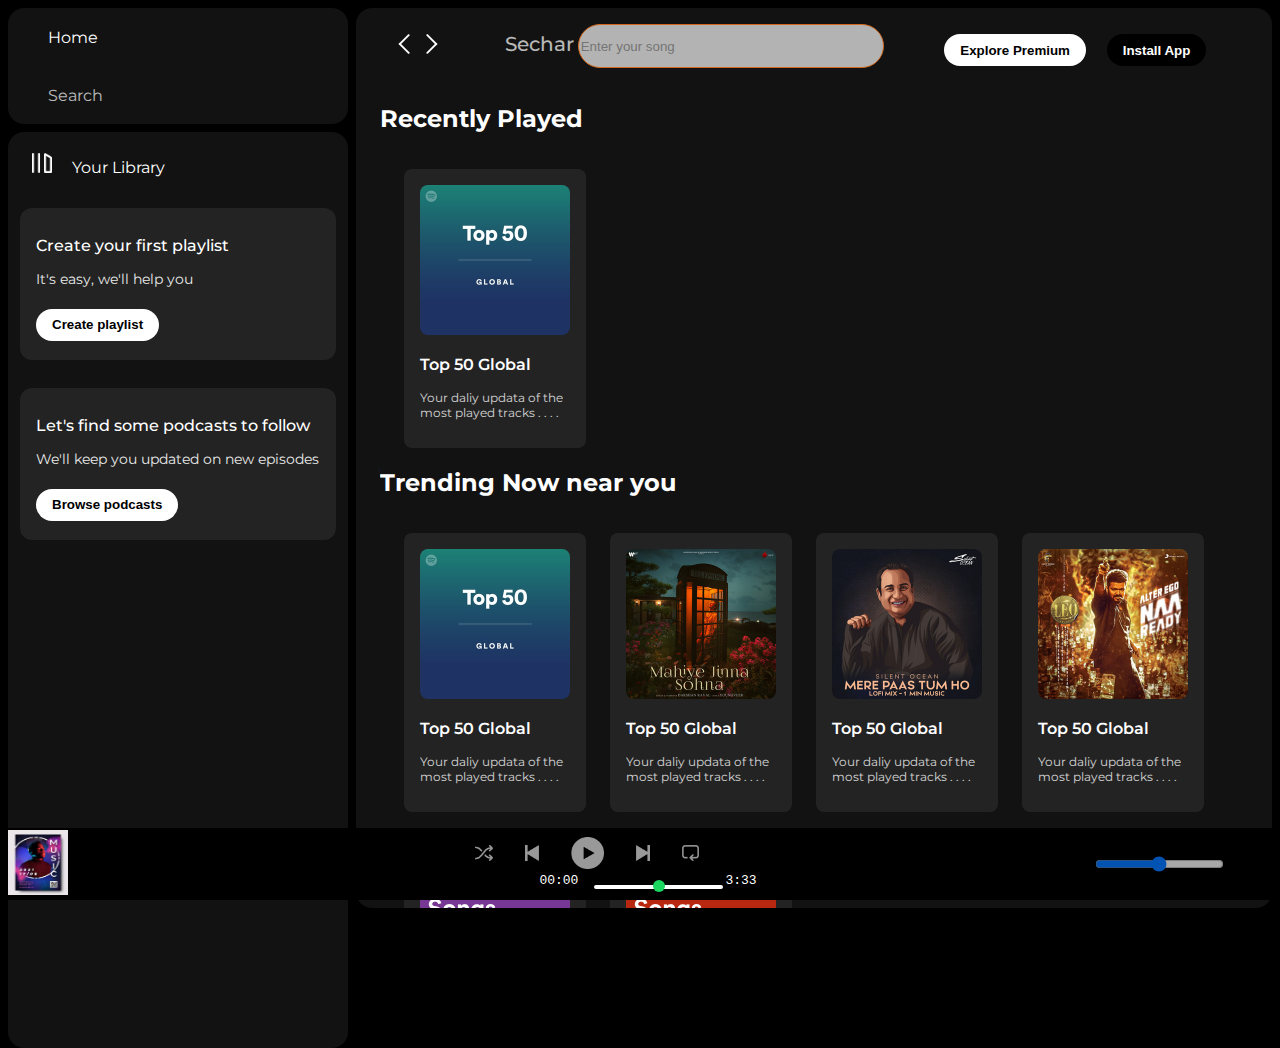
<file: index.html>
<!DOCTYPE html>
<html lang="en">
<head>
    <meta charset="UTF-8">
    <meta name="viewport" content="width=device-width, initial-scale=1.0">
    <link rel="stylesheet" href="https://cdnjs.cloudflare.com/ajax/libs/font-awesome/6.6.0/css/all.min.css" integrity="sha512-Kc323vGBEqzTmouAECnVceyQqyqdsSiqLQISBL29aUW4U/M7pSPA/gEUZQqv1cwx4OnYxTxve5UMg5GT6L4JJg==" crossorigin="anonymous" referrerpolicy="no-referrer" />
    <link rel="icon" href="./itams/logo.png">
    <link rel="stylesheet" href="styel.css">
    <title>spotify.com</title>
    <link rel="preconnect" href="https://fonts.googleapis.com">
    <link rel="preconnect" href="https://fonts.gstatic.com" crossorigin>
    <link href="https://fonts.googleapis.com/css2?family=Montserrat:ital,wght@0,100..900;1,100..900&display=swap" rel="stylesheet">
</head>
<body>
    <div class="main">
        <div class="sidebar">
            <div class="nav">
                <div class="nav-option" style="opacity: 1;">
                    <i class="fa-solid fa-house"></i>
                    <a href="#">Home</a>
                </div>
                <div class="nav-option">
                    <i class="fa-solid fa-magnifying-glass"></i>
                    <a href="#">Search</a>
                </div>
            </div>
            <div class="library">
                <div class="option">
                    <div class="lib-option nav-option" style="opacity: 1;">
                        <img src="itams/library_icon.png" alt="icon">
                        <a href="#">Your Library</a>
                    </div>    
                    <div class="icons">
                        <i class="fa-solid fa-plus"></i>
                        <i class="fa-solid fa-arrow-right"></i>
                    </div>                
                </div>
                <div class="lib-box">
                    <div class="box">
                    <p class="box-p1">Create your first playlist</p>
                    <p class="box-p2">It's easy, we'll help you</p>
                    <button class="bedge">Create playlist</button>

                    </div>
                    <div class="box">
                        <p class="box-p1">Let's find some podcasts to follow</p>
                        <p class="box-p2">We'll keep you updated on new episodes</p>
                        <button class="bedge">Browse podcasts</button>
                    </div>
                </div>
            </div>
        </div>
        <div class="main-content">
            <div class="sticky-nav">
                <div class="sticky-nav-icon">
                <img src="./itams/backward_icon.png" alt="">
                <img src="./itams/forward_icon.png" alt="" class="hide">
                </div>
                <div class="inp">
                    <label for="text">Sechar</label>
                    <input type="text" placeholder="Enter your song" id="text">
                    <i class="fa-solid fa-magnifying-glass"></i>
                </div>
                <div class="sticky-nav-option">
                <button class="bedge nav-bedge hide">Explore Premium</button>
                <button class="bedge nav-bedge dark"><i class="fa-regular fa-circle-down"></i>  Install App</button>
                <i class="fa-regular fa-bell nav-bedge bell"></i>
                </div>
            </div>
            

            <h2>Recently Played</h2>
            <div class="card-container">
                <div class="card">
                <img src="./itams/card1img.jpeg" alt="" class="card-img">
                <p class="card-title">Top 50 Global</p>
                <p class="card-info">Your daliy updata of the most played tracks . . . .</p>
                </div>
            </div>

            <h2>Trending Now near you</h2>
            <div class="card-container">
              <div class="card">
                <img src="./itams/card1img.jpeg" alt="" class="card-img">
                <p class="card-title">Top 50 Global</p>
                <p class="card-info">Your daliy updata of the most played tracks . . . .</p>
              </div>
              <div class="card">
                <img src="./itams/card2img.jpeg" alt="" class="card-img">
                <p class="card-title">Top 50 Global</p>
                <p class="card-info">Your daliy updata of the most played tracks . . . .</p>
              </div>
              <div class="card">
                <img src="./itams/card3img.jpeg" alt="" class="card-img">
                <p class="card-title">Top 50 Global</p>
                <p class="card-info">Your daliy updata of the most played tracks . . . .</p>
              </div>
              <div class="card">
                <img src="./itams/card4img.jpeg" alt="" class="card-img">
                <p class="card-title">Top 50 Global</p>
                <p class="card-info">Your daliy updata of the most played tracks . . . .</p>
              </div>
              <div class="card">
                <img src="./itams/card5img.jpeg" alt="" class="card-img">
                <p class="card-title">Top 50 Global</p>
                <p class="card-info">Your daliy updata of the most played tracks . . . .</p>
              </div>
              <div class="card">
                <img src="./itams/card6img.jpeg" alt="" class="card-img">
                <p class="card-title">Top 50 Global</p>
                <p class="card-info">Your daliy updata of the most played tracks . . . .</p>
              </div>
            </div>

            <h2>Featured Charts</h2>
            <div class="card-container">
                <div class="card">
                <img src="./itams/card1img.jpeg" alt="" class="card-img">
                <p class="card-title">Top 50 Global</p>
                <p class="card-info">Your daliy updata of the most played tracks . . . .</p>
                </div>

                <div class="card">
                    <img src="./itams/card4img.jpeg" alt="" class="card-img">
                    <p class="card-title">Top 50 Global</p>
                    <p class="card-info">Your daliy updata of the most played tracks . . . .</p>
                </div>

                <div class="card">
                        <img src="./itams/card5img.jpeg" alt="" class="card-img">
                        <p class="card-title">Top song india</p>
                        <p class="card-info">Your daliy updata of the most played tracks . . . .</p>
                </div>
            </div>
            <div class="footer">
                <div class="line"></div>
            </div>

            </div>


        <div class="music-player">
            <div class="album">
            <img src="./itams/img.avif" alt="">              
            </div>
            <div class="player">
                <div class="player-controls">
                    <img src="./itams/player_icon1.png" alt="" class="player-control-icon">
                    <img src="./itams/player_icon2.png" alt="" class="player-control-icon">
                    <img src="./itams/player_icon3.png" alt="" class="player-control-icon" style="opacity: 1; height: 2rem;">
                    <img src="./itams/player_icon4.png" alt="" class="player-control-icon">
                    <img src="./itams/player_icon5.png" alt="" class="player-control-icon">
                </div>
                <div class="playback-bar">
                    <samp class="curr-time">00:00</samp>
                    <input type="range" min="0" max="100" class="progress-bar">
                    <samp class="tot-time">3:33</samp>
                </div>
            </div>
            <div class="controls">
                <div class="new-ican">
                    <i class="fa-regular fa-circle-play range"></i>
                    <i class="fa-solid fa-masks-theater range"></i>
                    <i class="fa-solid fa-bars range"></i>
                    <i class="fa-solid fa-user range"></i>
                    <i class="fa-solid fa-volume-high range"></i>
                    <input type="range"max="100" class="range">
                    <i class="fa-solid fa-key range"></i>
                    <i class="fa-solid fa-people-arrows range"></i>
                </div>
            </div>
        </div>
    </div>
    
</body>
</html>
</file>
<file: styel.css>
body{
    font-family: "Montserrat", sans-serif;
    margin: 0;
    background-color: black;
    color: white;
    overflow: hidden;
}

.main{
    display: flex;
    height: 100vh;
    padding: 0.5rem;
}

.sidebar{
    background-color: #000;
    width: 340px;
    border-radius: 1rem;
    margin-right: 0.5rem;
}

.main-content{
    background-color: #121212;
    flex: 1;
    border-radius: 1rem;
    overflow: auto;
    padding: 0 1.5rem 0 1.5rem;
}

.music-player{
    background-color: #000;
    position: fixed;
    bottom: 0px;
    width: 100%;
    height: 72px;
}

a{
    text-decoration: none;
    color: white;
}

.nav{
    background-color: #121212;
    border-radius: 1rem;
    display: flex;
    flex-direction: column;
    justify-content: center;
    height: 100px;
    padding: 0.5rem 0.75rem;
}

.nav-option{
    line-height: 2.5rem;
    opacity: 0.7;
    padding: 0.5rem 0.75rem;
}

.nav-option:hover{
    opacity: 1;
}

.nav-option i {
    font-size: 1.25rem;
}

.nav-option a{
    font-size: 1rem;
    margin-left: 1rem;
}

.library{
    background-color: #121212;
    border-radius: 1rem;
    height: 100%;
    margin-top: 0.5rem;
    padding: 0.5rem 0.75rem;
}

.option{
    display: flex;
    justify-content: space-between;
    align-items: center;
}

.lib-option img{
    height: 1.25rem;
    width: 1.25rem;
}

.icons{
    font-size: 1.25rem;
    display: flex;
}

.icons i {
    opacity: 0.6;
    margin-right:1rem ;
}

.icons i:hover{
    opacity: 1;
}

.box{
    height: 8rem;
    background-color: #232323;
    border-radius: 0.75rem;
    margin: 0.75rem 0 1.75rem 0;
    padding: 0.75rem 1rem;
}

.box-p1{
    font-size: 1rem;
    font-weight: 500;
}

.box-p2{
    font-size: 0.85rem;
    opacity: 0.9;
}

.bedge{
    background-color: white;
    border: none;
    border-radius:100px;
    padding: 0.25rem 1rem;
    font-weight: 700;
    margin-top: 0.5rem;
    height: 2rem;
    width: fit-content;
}

.sticky-nav{
    position: sticky;
    top: 0;
    background-color: #121212;
    display: flex;
    justify-content: space-between;
    align-items: center;
    padding: 1rem 0 1rem 0;
    z-index: 10;
}

.sticky-nav-icon{
    margin-left: 0.75rem;
}

.sticky-nav-option{
    display: flex;
    justify-content: center;
    align-items: center;
}

.bell{
    margin-top: 6px;
}

.nav-bedge{
    margin-right: 1.3rem;
}

.dark{
    background-color: #000;
    color: white;
}

@media (max-width: 1000px) {
    .hide{
        display: none;
    }
}

.card{
    background-color: #232323;
    width: 150px;
    border-radius: 0.5rem;
    padding: 1rem;
    margin-left: 1.5rem;
    margin-top: 1rem;
}

.card-container{
    display: flex;
    flex-wrap: wrap;
}

.card-img{
    width: 100%;
    border-radius: 0.5rem;
}

.card-title{
    font-weight: 600;
}

.card-info{
    font-size: 0.75rem;
    opacity: 0.8;
}

.footer{
    height: 300px;
    display: flex;
    justify-content: center;
    align-items: center;
}

.line{
    height: 50%;
    width: 90%;
    border-top: 1px solid white;
    opacity: 0.4;
}

.music-player{
    display: flex;
    justify-content: space-between;
    align-items: center;
}

.album{
    width: 25%;
}

.player{
    width: 50%;
}

.controls{
    width: 25%;
}

.player-control-icon{
    height: 1rem;
    margin-right: 2rem;
}

.player-controls{
    display: flex;
    justify-content: center;
    align-items: center;
    opacity: 0.6;
    margin-left: -90px;
}

.player-controls:hover{
    opacity: 1;
}

.playback-bar{
    display: flex;
    justify-self: center;
    align-items: center;
}

.progress-bar{
    width: 70%;
    margin-left: 1rem;
    margin-top: 1rem;
    appearance: none;
    background-color: transparent;
    cursor: pointer;
}

.progress-bar::-webkit-slider-runnable-track{
    background-color: white;
    border-radius: 100px;
    height: 0.2rem;
}

.progress-bar::-webkit-slider-thumb {
    appearance: none;
    height: 0.75rem;
    width: 0.75rem;
    background-color: #1bd760;
    border-radius: 50%;
    margin-top: -5px;
}

.new-ican{
    display: flex;
    justify-content: space-evenly;
    align-items: center;
}

.range{
    opacity: 0.7;
}

.range:hover{
    color: #1bd760;
    cursor: pointer;
}

.album img{
    height: 65px;
    width: 60px;
}
input[type="text"]{
      background-color: rgba(216, 216, 216, 0.815);
      border: none;
}

.inp input{
    height: 2.5rem;
    width: 300px;
    border-radius: 100px;
    border: 1px solid chocolate;
}

 .inp i {
    position: absolute;
    top: 28px;
    left: 38.5rem;
    font-size: 1.6rem;
    opacity: 0.7;
 }

 .inp i:hover{
    opacity: 1;
    cursor: pointer;
 }

 label{
    font-weight: 500;
    font-size: 20px;
    opacity: 0.7;
 }

 label:hover{
    opacity: 1;
    cursor: pointer;
 }
</file>
